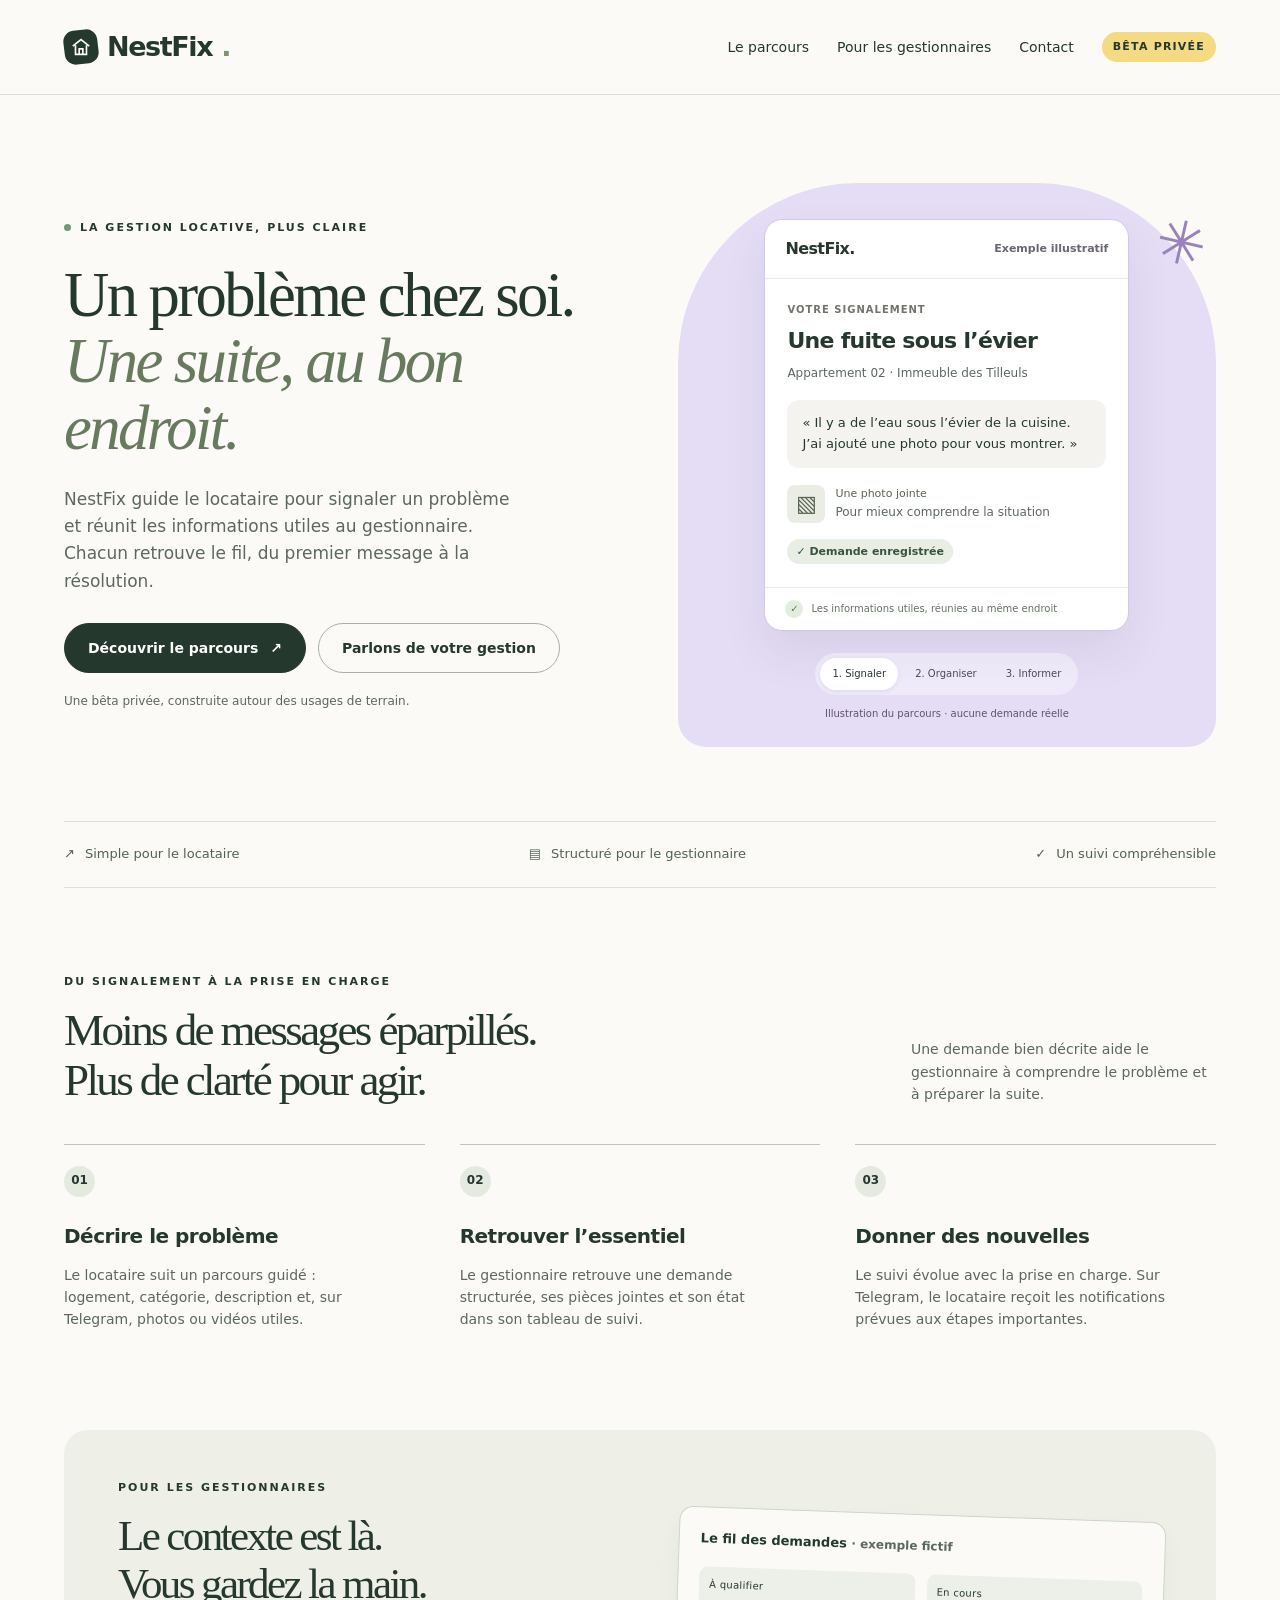
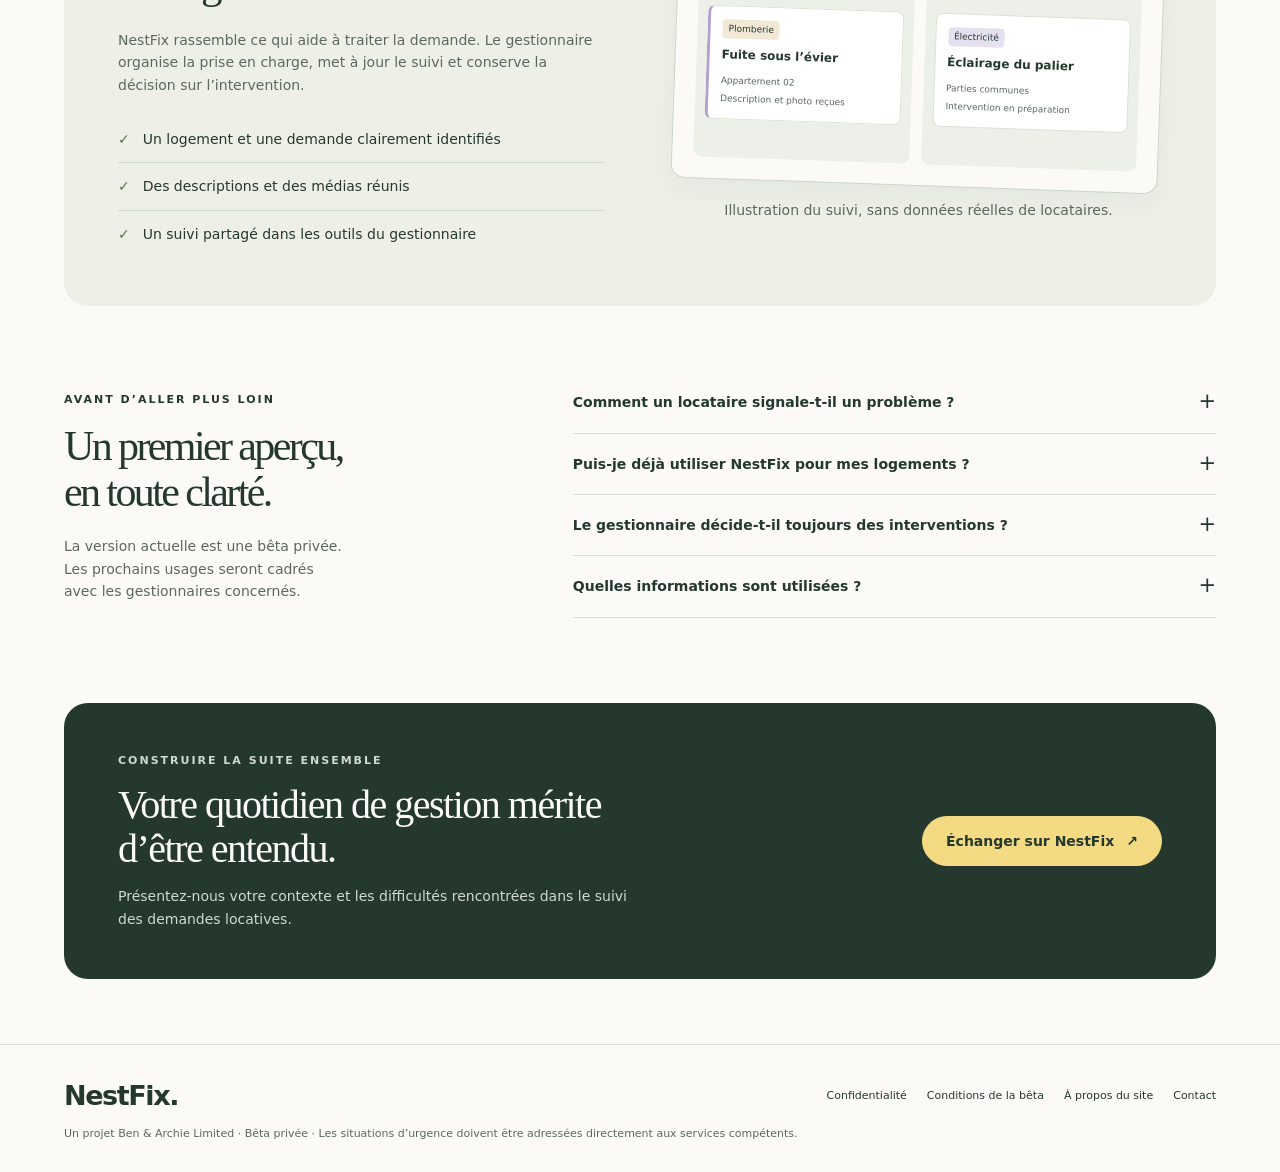
<file: index.html>
<!doctype html>
<html lang="fr"><head><meta charset="utf-8"><meta name="viewport" content="width=device-width, initial-scale=1"><meta name="description" content="NestFix guide les locataires pour signaler un problème et aide les gestionnaires à en suivre la résolution. Découvrez la bêta privée."><title>NestFix — Du premier signalement à la résolution</title><link rel="stylesheet" href="style.css"><link rel="icon" href="data:image/svg+xml,%3Csvg xmlns=%27http://www.w3.org/2000/svg%27 viewBox=%270 0 32 32%27%3E%3Crect width=%2732%27 height=%2732%27 rx=%278%27 fill=%27%2324382e%27/%3E%3Cpath d=%27m6 15 10-8 10 8M10 13v13h12V13M14 26v-8h4v8%27 stroke=%27%23fbfaf7%27 fill=%27none%27 stroke-width=%272%27/%3E%3C/svg%3E"></head>
<body><a class="skip" href="#contenu">Aller au contenu</a><header class="top"><nav class="wrap" aria-label="Navigation principale"><a class="brand" href="index.html" aria-label="NestFix, accueil"><span class="brand-mark" aria-hidden="true"><svg viewBox="0 0 24 24" fill="none" stroke="currentColor" stroke-width="1.8"><path d="m3 11 9-7 9 7M6 10v10h12V10M10 20v-6h4v6"/></svg></span>NestFix<span style="color:#819472">.</span></a><div class="nav-links"><a href="#parcours">Le parcours</a><a href="#gestionnaires">Pour les gestionnaires</a><a href="#contact">Contact</a><span class="beta">Bêta privée</span></div></nav></header>
<main id="contenu"><div class="wrap"><section class="hero" aria-labelledby="titre"><div><div class="eyebrow"><span class="dot"></span>La gestion locative, plus claire</div><h1 id="titre">Un problème chez soi.<br><em>Une suite, au bon endroit.</em></h1><p class="intro">NestFix guide le locataire pour signaler un problème et réunit les informations utiles au gestionnaire. Chacun retrouve le fil, du premier message à la résolution.</p><div class="actions"><a class="button" href="#parcours">Découvrir le parcours <span aria-hidden="true">↗</span></a><a class="button secondary" href="#contact">Parlons de votre gestion</a></div><p class="quiet">Une bêta privée, construite autour des usages de terrain.</p></div><div class="stage"><div class="demo"><div class="demo-top"><span class="mini-brand">NestFix.</span><span class="room">Exemple illustratif</span></div><div class="demo-body" id="demo-panel" role="tabpanel" tabindex="0" aria-labelledby="tab-declaration"><div class="label" id="demo-label">Votre signalement</div><h3 id="demo-title">Une fuite sous l’évier</h3><div class="small" id="demo-place">Appartement 02 · Immeuble des Tilleuls</div><div class="message" id="demo-message">« Il y a de l’eau sous l’évier de la cuisine. J’ai ajouté une photo pour vous montrer. »</div><div class="attachment" id="demo-extra"><span class="photo-icon" aria-hidden="true">▧</span><span>Une photo jointe<br><span class="small">Pour mieux comprendre la situation</span></span></div><span class="status" id="demo-status">✓ Demande enregistrée</span></div><div class="demo-bottom"><span class="check" aria-hidden="true">✓</span>Les informations utiles, réunies au même endroit</div></div><div class="tabs" role="tablist" aria-label="Explorer un exemple fictif"><button id="tab-declaration" type="button" role="tab" aria-selected="true" aria-controls="demo-panel" tabindex="0" data-step="0">1. Signaler</button><button id="tab-suivi" type="button" role="tab" aria-selected="false" aria-controls="demo-panel" tabindex="-1" data-step="1">2. Organiser</button><button id="tab-nouvelles" type="button" role="tab" aria-selected="false" aria-controls="demo-panel" tabindex="-1" data-step="2">3. Informer</button></div><p class="sample">Illustration du parcours · aucune demande réelle</p></div></section>
<div class="promise" aria-label="Les principes NestFix"><span><span aria-hidden="true">↗</span>Simple pour le locataire</span><span><span aria-hidden="true">▤</span>Structuré pour le gestionnaire</span><span><span aria-hidden="true">✓</span>Un suivi compréhensible</span></div>
<section id="parcours" class="section" aria-labelledby="parcours-titre"><div class="section-head"><div><div class="eyebrow">Du signalement à la prise en charge</div><h2 id="parcours-titre">Moins de messages éparpillés.<br>Plus de clarté pour agir.</h2></div><p>Une demande bien décrite aide le gestionnaire à comprendre le problème et à préparer la suite.</p></div><div class="steps"><article class="step"><span class="number">01</span><h3>Décrire le problème</h3><p>Le locataire suit un parcours guidé : logement, catégorie, description et, sur Telegram, photos ou vidéos utiles.</p></article><article class="step"><span class="number">02</span><h3>Retrouver l’essentiel</h3><p>Le gestionnaire retrouve une demande structurée, ses pièces jointes et son état dans son tableau de suivi.</p></article><article class="step"><span class="number">03</span><h3>Donner des nouvelles</h3><p>Le suivi évolue avec la prise en charge. Sur Telegram, le locataire reçoit les notifications prévues aux étapes importantes.</p></article></div></section>
<section id="gestionnaires" class="split" aria-labelledby="gestionnaires-titre"><div><div class="eyebrow">Pour les gestionnaires</div><h2 id="gestionnaires-titre">Le contexte est là.<br>Vous gardez la main.</h2><p>NestFix rassemble ce qui aide à traiter la demande. Le gestionnaire organise la prise en charge, met à jour le suivi et conserve la décision sur l’intervention.</p><ul class="checklist"><li>Un logement et une demande clairement identifiés</li><li>Des descriptions et des médias réunis</li><li>Un suivi partagé dans les outils du gestionnaire</li></ul></div><div><div class="mini-board"><div class="board-title">Le fil des demandes <span class="small">· exemple fictif</span></div><div class="board-col"><div class="lane"><div class="lane-name">À qualifier</div><div class="ticket highlight"><span class="ticket-label">Plomberie</span><strong>Fuite sous l’évier</strong><span class="small">Appartement 02<br>Description et photo reçues</span></div></div><div class="lane"><div class="lane-name">En cours</div><div class="ticket"><span class="ticket-label" style="background:#e5e0f0">Électricité</span><strong>Éclairage du palier</strong><span class="small">Parties communes<br>Intervention en préparation</span></div></div></div></div><p class="board-note">Illustration du suivi, sans données réelles de locataires.</p></div></section>
<section class="section faq" aria-labelledby="questions-titre"><div><div class="eyebrow">Avant d’aller plus loin</div><h2 id="questions-titre">Un premier aperçu,<br>en toute clarté.</h2><p>La version actuelle est une bêta privée. Les prochains usages seront cadrés avec les gestionnaires concernés.</p></div><div><details><summary>Comment un locataire signale-t-il un problème ?</summary><p>Le parcours guidé est accessible sur Telegram. Un formulaire web fait également partie de la bêta. L’accès utilisé et les consignes sont communiqués par le gestionnaire dans le périmètre du test.</p></details><details><summary>Puis-je déjà utiliser NestFix pour mes logements ?</summary><p>La bêta est accessible sur invitation. Contactez-nous pour présenter votre contexte ; le périmètre, les accès et les conditions d’un éventuel pilote seront définis ensemble.</p></details><details><summary>Le gestionnaire décide-t-il toujours des interventions ?</summary><p>Oui. NestFix structure le signalement et aide à suivre son traitement. L’organisation et les décisions d’intervention restent du ressort du gestionnaire.</p></details><details><summary>Quelles informations sont utilisées ?</summary><p>Les informations utiles au signalement : coordonnées du déclarant lorsque renseignées, logement, description, catégorie, urgence déclarée et médias éventuels. Consultez la <a href="confidentialite.html">page de confidentialité</a> pour les informations sur le traitement des données.</p></details></div></section>
<section class="contact" id="contact" aria-labelledby="contact-titre"><div><div class="eyebrow">Construire la suite ensemble</div><h2 id="contact-titre">Votre quotidien de gestion mérite d’être entendu.</h2><p>Présentez-nous votre contexte et les difficultés rencontrées dans le suivi des demandes locatives.</p></div><a class="button" href="mailto:contact@benandarchie.asia?subject=NestFix%20%E2%80%94%20parlons%20de%20ma%20gestion">Échanger sur NestFix <span aria-hidden="true">↗</span></a></section></div></main>
<footer><div class="wrap"><div class="footer-row"><a class="brand" href="index.html">NestFix.</a><div class="footer-links"><a href="confidentialite.html">Confidentialité</a><a href="conditions.html">Conditions de la bêta</a><a href="mentions-legales.html">À propos du site</a><a href="mailto:contact@benandarchie.asia">Contact</a></div></div><p class="footer-note">Un projet Ben &amp; Archie Limited · Bêta privée · Les situations d’urgence doivent être adressées directement aux services compétents.</p></div></footer><script src="site.js"></script></body></html>
</file>
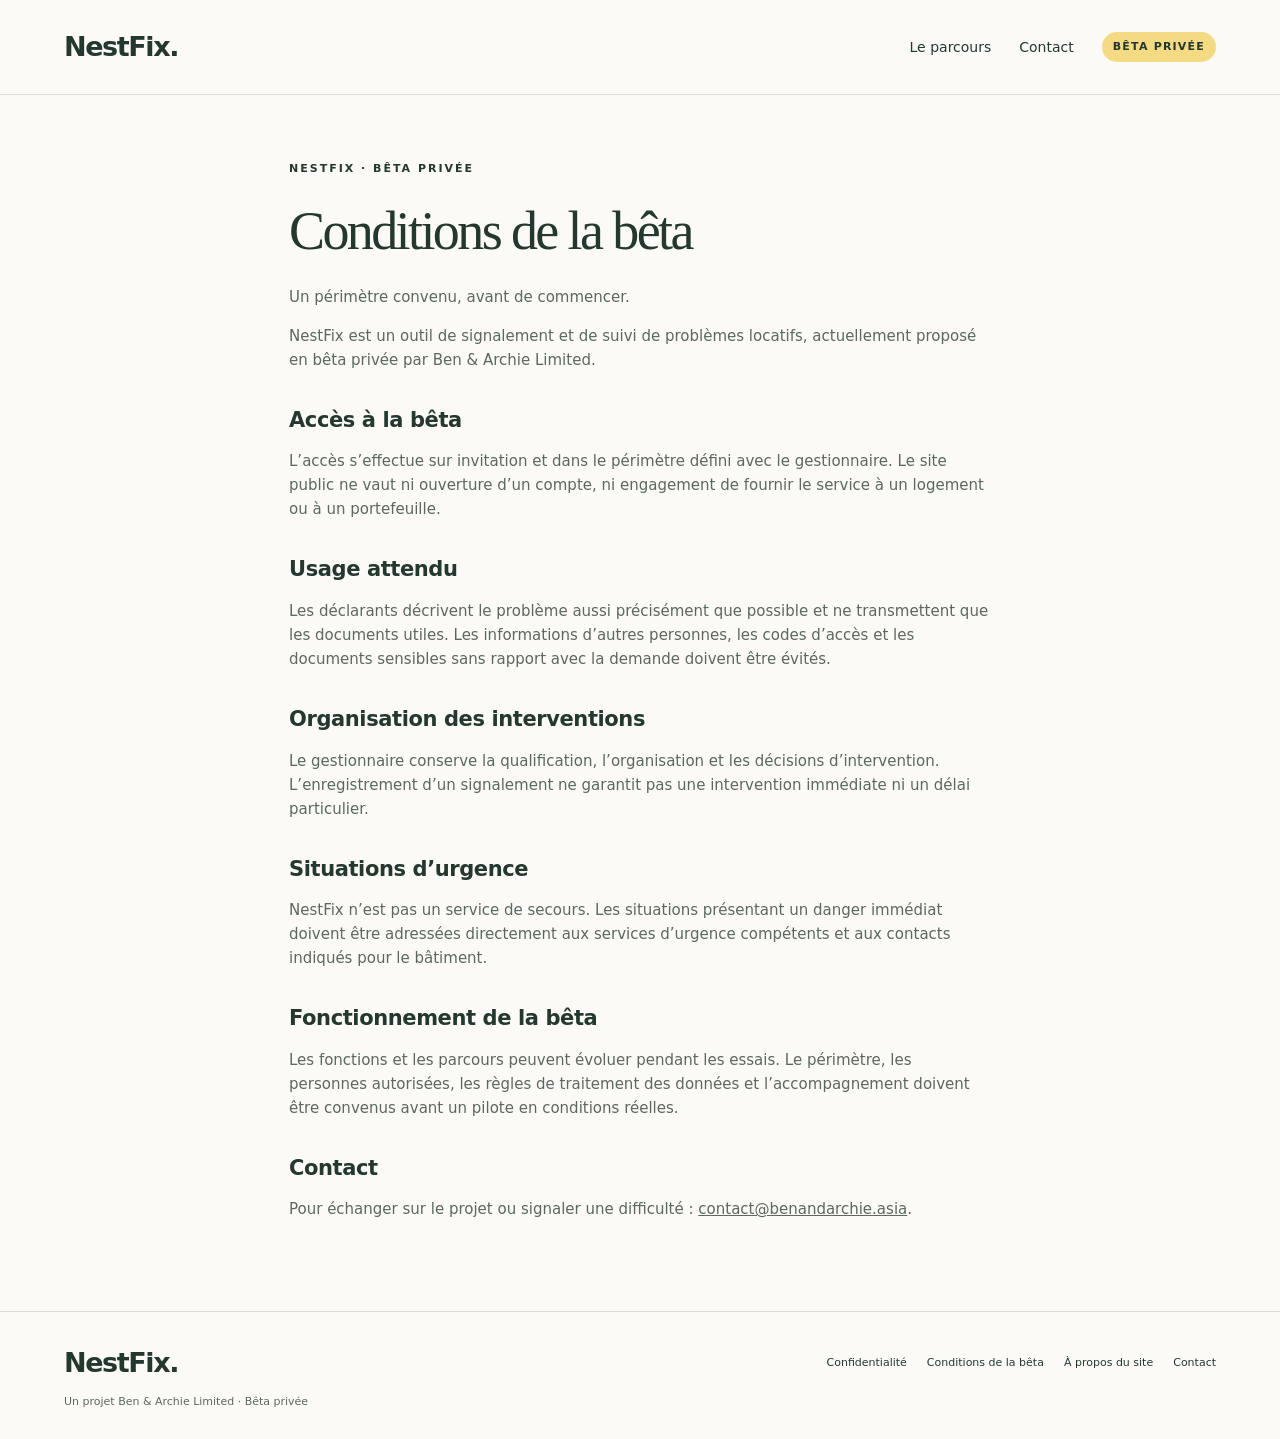
<file: conditions.html>
<!doctype html><html lang="fr"><head><meta charset="utf-8"><meta name="viewport" content="width=device-width, initial-scale=1"><meta name="description" content="Conditions de la bêta — NestFix, bêta privée de suivi des demandes locatives."><title>Conditions de la bêta — NestFix</title><link rel="stylesheet" href="style.css"><link rel="icon" href="data:image/svg+xml,%3Csvg xmlns=%27http://www.w3.org/2000/svg%27 viewBox=%270 0 32 32%27%3E%3Crect width=%2732%27 height=%2732%27 rx=%278%27 fill=%27%2324382e%27/%3E%3Cpath d=%27m6 15 10-8 10 8M10 13v13h12V13M14 26v-8h4v8%27 stroke=%27%23fbfaf7%27 fill=%27none%27 stroke-width=%272%27/%3E%3C/svg%3E"></head><body><a class="skip" href="#contenu">Aller au contenu</a><header class="top"><nav class="wrap" aria-label="Navigation principale"><a class="brand" href="index.html">NestFix.</a><div class="nav-links"><a href="index.html#parcours">Le parcours</a><a href="index.html#contact">Contact</a><span class="beta">Bêta privée</span></div></nav></header><main id="contenu" class="wrap legal"><div class="eyebrow">NestFix · Bêta privée</div><h1>Conditions de la bêta</h1><p>Un périmètre convenu, avant de commencer.</p><p>NestFix est un outil de signalement et de suivi de problèmes locatifs, actuellement proposé en bêta privée par Ben &amp; Archie Limited.</p><h2>Accès à la bêta</h2><p>L’accès s’effectue sur invitation et dans le périmètre défini avec le gestionnaire. Le site public ne vaut ni ouverture d’un compte, ni engagement de fournir le service à un logement ou à un portefeuille.</p><h2>Usage attendu</h2><p>Les déclarants décrivent le problème aussi précisément que possible et ne transmettent que les documents utiles. Les informations d’autres personnes, les codes d’accès et les documents sensibles sans rapport avec la demande doivent être évités.</p><h2>Organisation des interventions</h2><p>Le gestionnaire conserve la qualification, l’organisation et les décisions d’intervention. L’enregistrement d’un signalement ne garantit pas une intervention immédiate ni un délai particulier.</p><h2>Situations d’urgence</h2><p>NestFix n’est pas un service de secours. Les situations présentant un danger immédiat doivent être adressées directement aux services d’urgence compétents et aux contacts indiqués pour le bâtiment.</p><h2>Fonctionnement de la bêta</h2><p>Les fonctions et les parcours peuvent évoluer pendant les essais. Le périmètre, les personnes autorisées, les règles de traitement des données et l’accompagnement doivent être convenus avant un pilote en conditions réelles.</p><h2>Contact</h2><p>Pour échanger sur le projet ou signaler une difficulté : <a href="mailto:contact@benandarchie.asia">contact@benandarchie.asia</a>.</p></main><footer><div class="wrap"><div class="footer-row"><a class="brand" href="index.html">NestFix.</a><div class="footer-links"><a href="confidentialite.html">Confidentialité</a><a href="conditions.html">Conditions de la bêta</a><a href="mentions-legales.html">À propos du site</a><a href="mailto:contact@benandarchie.asia">Contact</a></div></div><p class="footer-note">Un projet Ben &amp; Archie Limited · Bêta privée</p></div></footer></body></html>
</file>
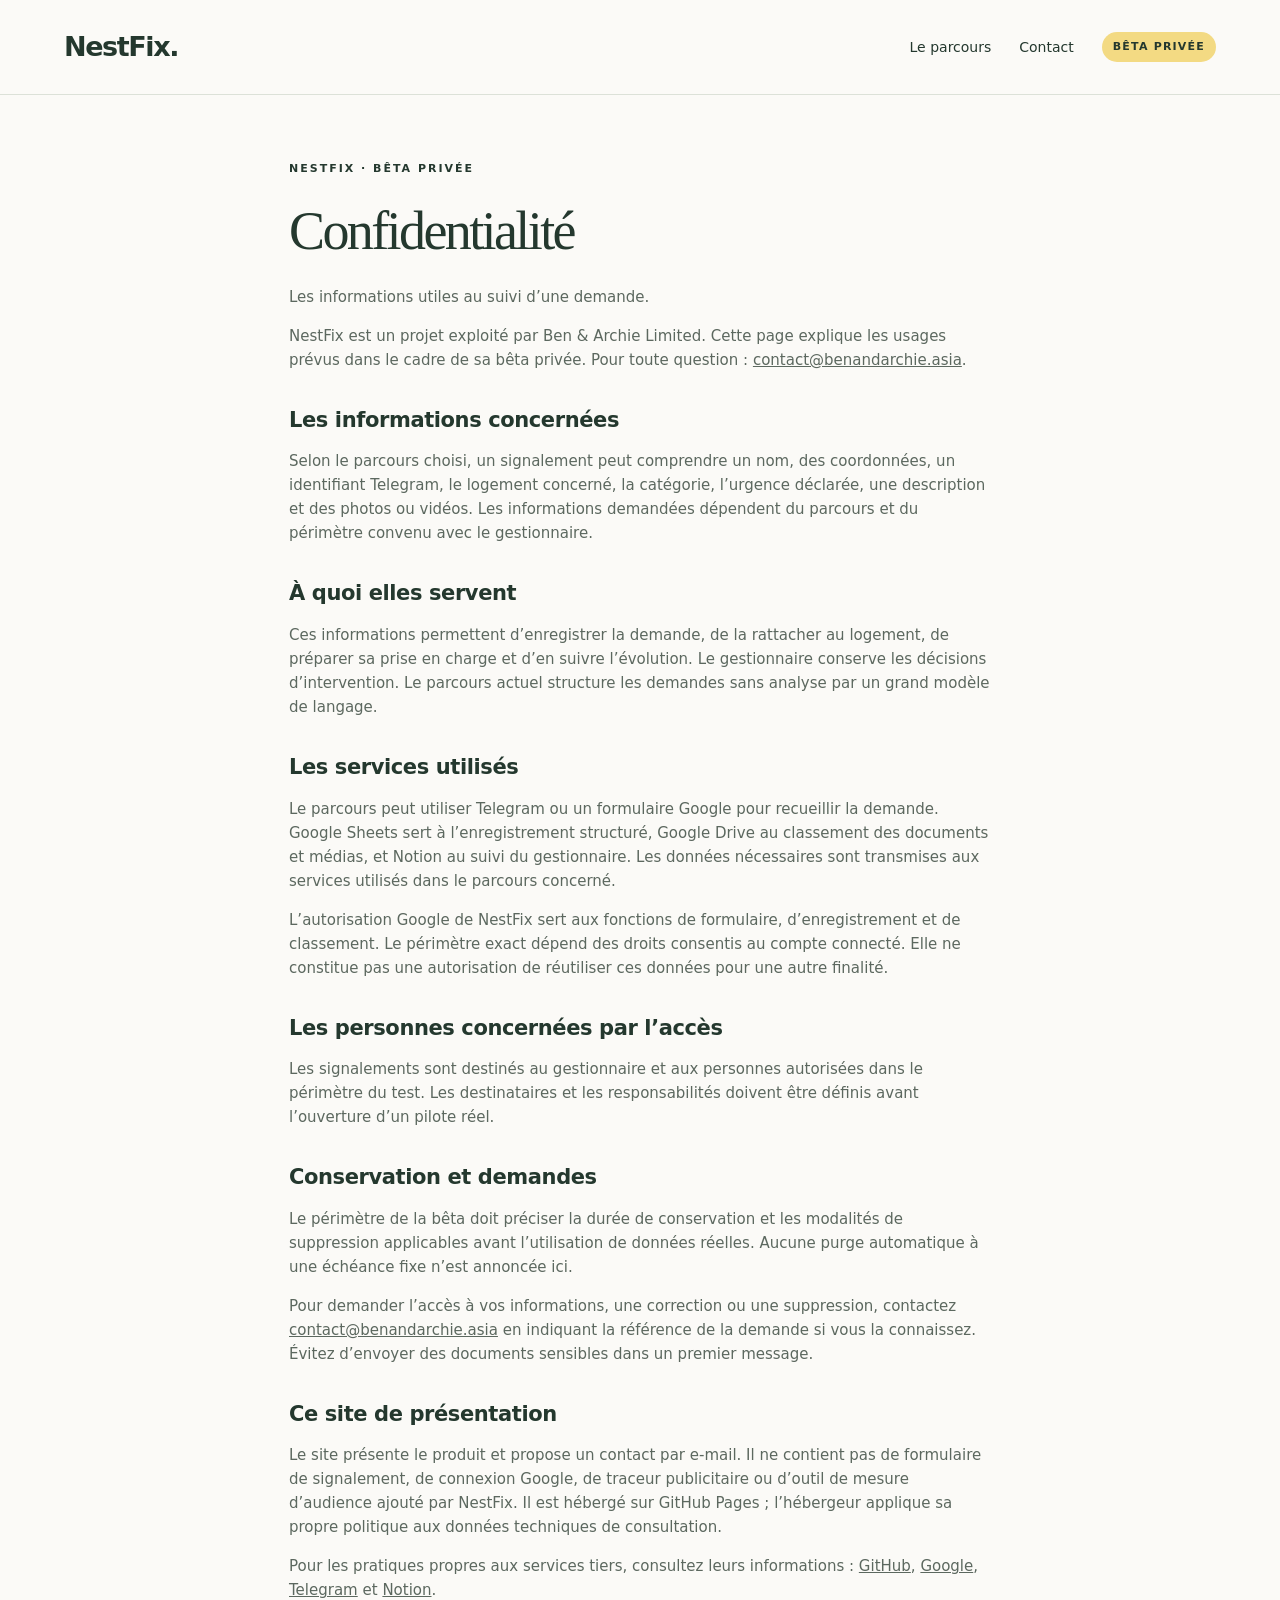
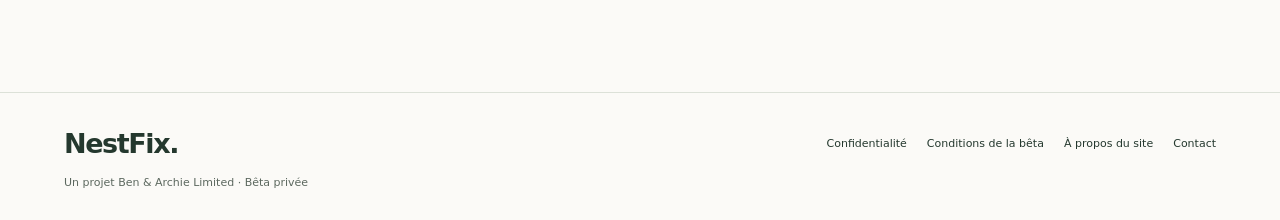
<file: confidentialite.html>
<!doctype html><html lang="fr"><head><meta charset="utf-8"><meta name="viewport" content="width=device-width, initial-scale=1"><meta name="description" content="Confidentialité — NestFix, bêta privée de suivi des demandes locatives."><title>Confidentialité — NestFix</title><link rel="stylesheet" href="style.css"><link rel="icon" href="data:image/svg+xml,%3Csvg xmlns=%27http://www.w3.org/2000/svg%27 viewBox=%270 0 32 32%27%3E%3Crect width=%2732%27 height=%2732%27 rx=%278%27 fill=%27%2324382e%27/%3E%3Cpath d=%27m6 15 10-8 10 8M10 13v13h12V13M14 26v-8h4v8%27 stroke=%27%23fbfaf7%27 fill=%27none%27 stroke-width=%272%27/%3E%3C/svg%3E"></head><body><a class="skip" href="#contenu">Aller au contenu</a><header class="top"><nav class="wrap" aria-label="Navigation principale"><a class="brand" href="index.html">NestFix.</a><div class="nav-links"><a href="index.html#parcours">Le parcours</a><a href="index.html#contact">Contact</a><span class="beta">Bêta privée</span></div></nav></header><main id="contenu" class="wrap legal"><div class="eyebrow">NestFix · Bêta privée</div><h1>Confidentialité</h1><p>Les informations utiles au suivi d’une demande.</p><p>NestFix est un projet exploité par Ben &amp; Archie Limited. Cette page explique les usages prévus dans le cadre de sa bêta privée. Pour toute question : <a href="mailto:contact@benandarchie.asia">contact@benandarchie.asia</a>.</p><h2>Les informations concernées</h2><p>Selon le parcours choisi, un signalement peut comprendre un nom, des coordonnées, un identifiant Telegram, le logement concerné, la catégorie, l’urgence déclarée, une description et des photos ou vidéos. Les informations demandées dépendent du parcours et du périmètre convenu avec le gestionnaire.</p><h2>À quoi elles servent</h2><p>Ces informations permettent d’enregistrer la demande, de la rattacher au logement, de préparer sa prise en charge et d’en suivre l’évolution. Le gestionnaire conserve les décisions d’intervention. Le parcours actuel structure les demandes sans analyse par un grand modèle de langage.</p><h2>Les services utilisés</h2><p>Le parcours peut utiliser Telegram ou un formulaire Google pour recueillir la demande. Google Sheets sert à l’enregistrement structuré, Google Drive au classement des documents et médias, et Notion au suivi du gestionnaire. Les données nécessaires sont transmises aux services utilisés dans le parcours concerné.</p><p>L’autorisation Google de NestFix sert aux fonctions de formulaire, d’enregistrement et de classement. Le périmètre exact dépend des droits consentis au compte connecté. Elle ne constitue pas une autorisation de réutiliser ces données pour une autre finalité.</p><h2>Les personnes concernées par l’accès</h2><p>Les signalements sont destinés au gestionnaire et aux personnes autorisées dans le périmètre du test. Les destinataires et les responsabilités doivent être définis avant l’ouverture d’un pilote réel.</p><h2>Conservation et demandes</h2><p>Le périmètre de la bêta doit préciser la durée de conservation et les modalités de suppression applicables avant l’utilisation de données réelles. Aucune purge automatique à une échéance fixe n’est annoncée ici.</p><p>Pour demander l’accès à vos informations, une correction ou une suppression, contactez <a href="mailto:contact@benandarchie.asia">contact@benandarchie.asia</a> en indiquant la référence de la demande si vous la connaissez. Évitez d’envoyer des documents sensibles dans un premier message.</p><h2>Ce site de présentation</h2><p>Le site présente le produit et propose un contact par e-mail. Il ne contient pas de formulaire de signalement, de connexion Google, de traceur publicitaire ou d’outil de mesure d’audience ajouté par NestFix. Il est hébergé sur GitHub Pages ; l’hébergeur applique sa propre politique aux données techniques de consultation.</p><p>Pour les pratiques propres aux services tiers, consultez leurs informations : <a href="https://docs.github.com/en/site-policy/privacy-policies/github-general-privacy-statement">GitHub</a>, <a href="https://policies.google.com/privacy?hl=fr">Google</a>, <a href="https://telegram.org/privacy">Telegram</a> et <a href="https://www.notion.com/privacy">Notion</a>.</p></main><footer><div class="wrap"><div class="footer-row"><a class="brand" href="index.html">NestFix.</a><div class="footer-links"><a href="confidentialite.html">Confidentialité</a><a href="conditions.html">Conditions de la bêta</a><a href="mentions-legales.html">À propos du site</a><a href="mailto:contact@benandarchie.asia">Contact</a></div></div><p class="footer-note">Un projet Ben &amp; Archie Limited · Bêta privée</p></div></footer></body></html>
</file>
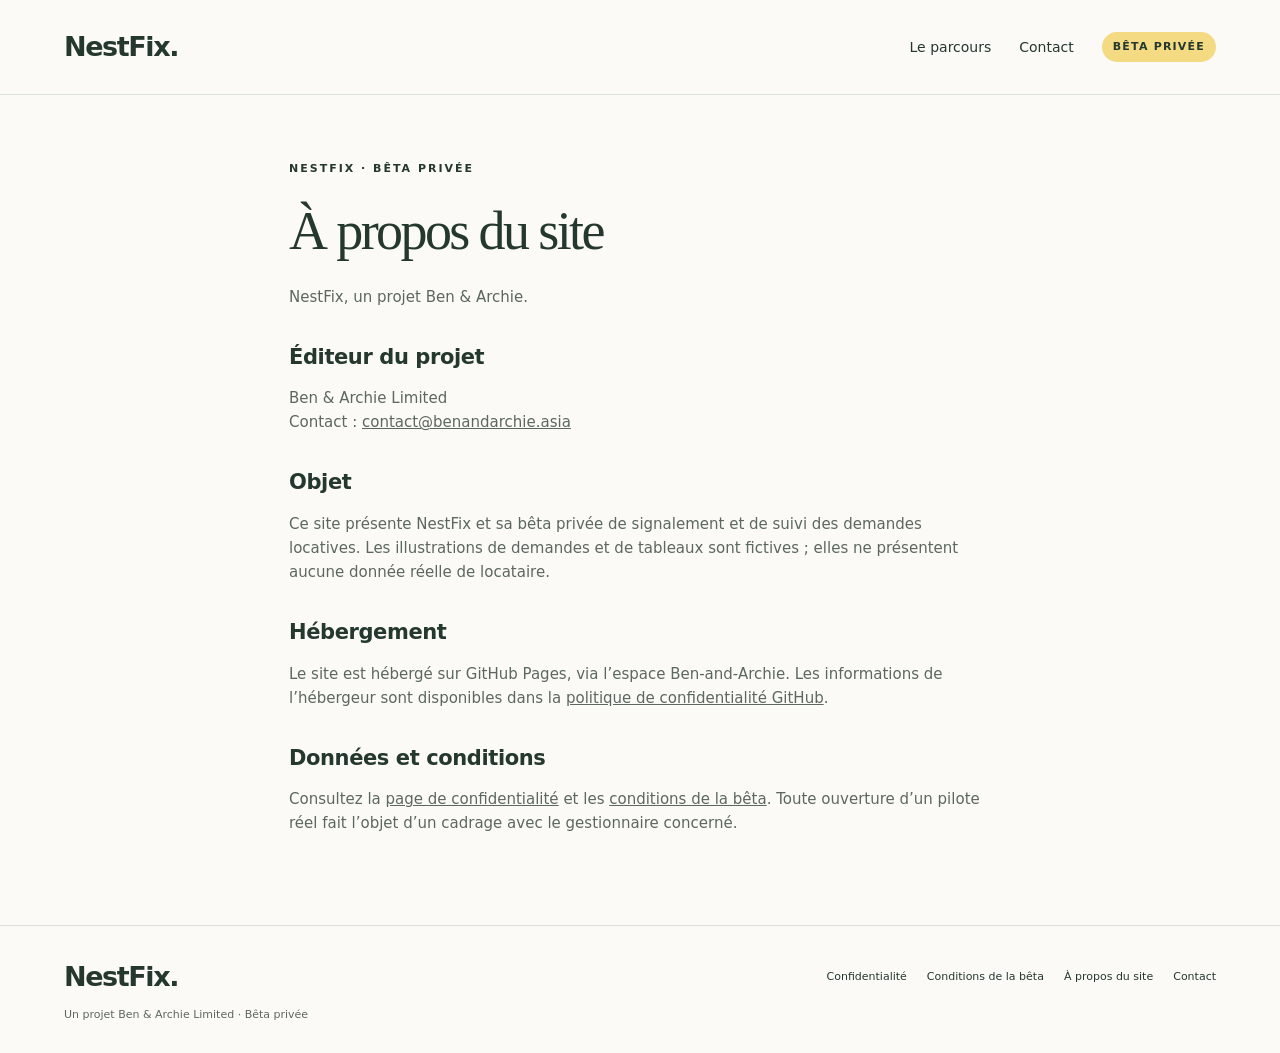
<file: mentions-legales.html>
<!doctype html><html lang="fr"><head><meta charset="utf-8"><meta name="viewport" content="width=device-width, initial-scale=1"><meta name="description" content="À propos du site — NestFix, bêta privée de suivi des demandes locatives."><title>À propos du site — NestFix</title><link rel="stylesheet" href="style.css"><link rel="icon" href="data:image/svg+xml,%3Csvg xmlns=%27http://www.w3.org/2000/svg%27 viewBox=%270 0 32 32%27%3E%3Crect width=%2732%27 height=%2732%27 rx=%278%27 fill=%27%2324382e%27/%3E%3Cpath d=%27m6 15 10-8 10 8M10 13v13h12V13M14 26v-8h4v8%27 stroke=%27%23fbfaf7%27 fill=%27none%27 stroke-width=%272%27/%3E%3C/svg%3E"></head><body><a class="skip" href="#contenu">Aller au contenu</a><header class="top"><nav class="wrap" aria-label="Navigation principale"><a class="brand" href="index.html">NestFix.</a><div class="nav-links"><a href="index.html#parcours">Le parcours</a><a href="index.html#contact">Contact</a><span class="beta">Bêta privée</span></div></nav></header><main id="contenu" class="wrap legal"><div class="eyebrow">NestFix · Bêta privée</div><h1>À propos du site</h1><p>NestFix, un projet Ben &amp; Archie.</p><h2>Éditeur du projet</h2><p>Ben &amp; Archie Limited<br>Contact : <a href="mailto:contact@benandarchie.asia">contact@benandarchie.asia</a></p><h2>Objet</h2><p>Ce site présente NestFix et sa bêta privée de signalement et de suivi des demandes locatives. Les illustrations de demandes et de tableaux sont fictives ; elles ne présentent aucune donnée réelle de locataire.</p><h2>Hébergement</h2><p>Le site est hébergé sur GitHub Pages, via l’espace Ben-and-Archie. Les informations de l’hébergeur sont disponibles dans la <a href="https://docs.github.com/en/site-policy/privacy-policies/github-general-privacy-statement">politique de confidentialité GitHub</a>.</p><h2>Données et conditions</h2><p>Consultez la <a href="confidentialite.html">page de confidentialité</a> et les <a href="conditions.html">conditions de la bêta</a>. Toute ouverture d’un pilote réel fait l’objet d’un cadrage avec le gestionnaire concerné.</p></main><footer><div class="wrap"><div class="footer-row"><a class="brand" href="index.html">NestFix.</a><div class="footer-links"><a href="confidentialite.html">Confidentialité</a><a href="conditions.html">Conditions de la bêta</a><a href="mentions-legales.html">À propos du site</a><a href="mailto:contact@benandarchie.asia">Contact</a></div></div><p class="footer-note">Un projet Ben &amp; Archie Limited · Bêta privée</p></div></footer></body></html>
</file>
<file: style.css>
:root{--paper:#fbfaf7;--ink:#24382e;--muted:#5c685f;--line:#dce1d8;--soft:#eef0e8;--lilac:#e4ddf5;--yellow:#f3da83;--white:#fff;--radius:24px}*{box-sizing:border-box}html{scroll-behavior:smooth;scroll-padding-top:95px}body{margin:0;background:var(--paper);color:var(--ink);font:16px/1.6 system-ui,-apple-system,BlinkMacSystemFont,"Segoe UI",sans-serif}a{color:inherit}button{font:inherit}a:focus-visible,button:focus-visible,summary:focus-visible{outline:3px solid #7656a6;outline-offset:5px}.wrap{max-width:1240px;margin:auto;padding:0 44px}.skip{position:absolute;top:-100px;left:20px;background:var(--ink);color:white;padding:10px;z-index:20}.skip:focus{top:10px}.top{border-bottom:1px solid var(--line);background:var(--paper)}nav{height:94px;display:flex;align-items:center;justify-content:space-between;gap:24px}.brand{display:inline-flex;align-items:center;gap:9px;font-size:27px;font-weight:760;letter-spacing:-1.4px;text-decoration:none}.brand-mark{display:grid;place-items:center;width:34px;height:34px;background:var(--ink);color:var(--paper);border-radius:11px;transform:rotate(-7deg)}.brand-mark svg{width:22px;height:22px;transform:rotate(7deg)}.nav-links{display:flex;align-items:center;gap:28px;font-size:14px}.nav-links>a{text-decoration:none}.beta{font-size:11px;letter-spacing:1.2px;text-transform:uppercase;background:var(--yellow);border-radius:30px;padding:6px 11px;font-weight:700;white-space:nowrap}.button{display:inline-flex;align-items:center;justify-content:center;gap:12px;background:var(--ink);color:white;border:1px solid var(--ink);border-radius:99px;padding:13px 23px;text-decoration:none;font-size:14px;font-weight:600;cursor:pointer;transition:transform .2s,background .2s}.button:hover{transform:translateY(-2px);background:#344e3e}.button.secondary{background:transparent;color:var(--ink);border-color:#a7b1a5}.hero{padding:88px 0 74px;display:grid;grid-template-columns:1.04fr 1fr;gap:54px;align-items:center}.eyebrow{font-size:11px;letter-spacing:2px;font-weight:700;text-transform:uppercase;display:flex;align-items:center;gap:9px}.dot{height:7px;width:7px;background:#739677;border-radius:50%}h1,h2,h3,p{margin-top:0}h1,h2{font-family:Georgia,"Times New Roman",serif;font-weight:400;letter-spacing:-2.6px}h1{font-size:clamp(49px,4.9vw,70px);line-height:1.06;margin:25px 0}.hero h1 em{font-style:italic;color:#687a5e}.intro{font-size:17px;color:var(--muted);max-width:460px;margin-bottom:28px}.actions{display:flex;gap:12px;align-items:center;flex-wrap:wrap}.quiet{font-size:12px;color:var(--muted);margin:19px 0 0}.stage{position:relative;min-height:482px;background:var(--lilac);border-radius:180px 180px 28px 28px;padding:36px 34px 25px;display:flex;flex-direction:column;align-items:center;justify-content:center}.stage:before{content:"✳";font-size:60px;position:absolute;top:30px;right:10px;line-height:1;color:#9a82bb;transform:rotate(13deg)}.demo{position:relative;background:var(--white);width:100%;max-width:365px;border:1px solid #d2c7e4;border-radius:18px;box-shadow:0 22px 45px #46345214;overflow:hidden}.demo-top{display:flex;justify-content:space-between;align-items:center;padding:16px 20px;border-bottom:1px solid #ece9ef;font-size:12px;font-weight:650}.mini-brand{font-size:16px;font-weight:750;letter-spacing:-.6px}.demo-body{padding:23px 22px;min-height:258px}.demo-body h3{font-size:22px;letter-spacing:-.7px;line-height:1.2;margin:10px 0}.small{font-size:12px;color:var(--muted)}.room{color:#6b6571;font-size:11px}.status{display:inline-flex;font-size:11px;font-weight:650;background:#e8eee3;padding:4px 9px;border-radius:20px;color:#34563e}.label{font-size:10px;letter-spacing:1px;text-transform:uppercase;color:#71746c;font-weight:650}.message{background:#f4f3ef;padding:13px 15px;border-radius:12px;font-size:13px;line-height:1.6;margin:17px 0}.attachment{display:flex;gap:10px;align-items:center;font-size:11px;margin:14px 0;color:#596454}.photo-icon{background:#e9ede3;border-radius:8px;display:grid;place-items:center;width:38px;height:38px;font-size:22px}.demo-bottom{border-top:1px solid #ece9ef;display:flex;align-items:center;gap:8px;padding:12px 20px;color:#627360;font-size:10px}.check{width:18px;height:18px;border-radius:50%;background:#e3eddb;display:grid;place-items:center}.tabs{display:flex;gap:5px;margin-top:22px;background:#ffffff60;border-radius:30px;padding:5px;position:relative;z-index:1}.tabs button{border:0;background:transparent;color:#4e465a;font-size:10px;padding:8px 12px;border-radius:30px;cursor:pointer;white-space:nowrap}.tabs button[aria-selected=true]{background:#fff;color:var(--ink);box-shadow:0 2px 5px #221b3310}.sample{font-size:10px;color:#61516f;margin:11px 0 0}.caption{font-family:Georgia,serif;font-style:italic;font-size:21px;position:absolute;left:20px;bottom:-13px;pointer-events:none;background:var(--yellow);padding:10px 18px;transform:rotate(-5deg);border-radius:4px}.promise{border-top:1px solid var(--line);border-bottom:1px solid var(--line);display:flex;justify-content:space-between;gap:22px;padding:22px 0;color:#53624f;font-size:13px}.promise span{display:flex;gap:10px;align-items:center}.section{padding:85px 0}.section-head{display:flex;justify-content:space-between;align-items:flex-end;gap:60px;margin-bottom:38px}.section-head h2{font-size:45px;line-height:1.12;margin:14px 0 0;max-width:620px}.section-head p{max-width:305px;font-size:14px;color:var(--muted);margin:0}.steps{display:grid;grid-template-columns:repeat(3,1fr);gap:35px}.step{border-top:1px solid #bdc7b7;padding-top:21px}.number{display:inline-grid;place-items:center;width:31px;height:31px;background:#e5eadf;border-radius:50%;font-size:12px;font-weight:700;margin-bottom:23px}.step h3{font-size:20px;letter-spacing:-.5px;margin-bottom:12px}.step p{font-size:14px;color:var(--muted);max-width:315px}.split{display:grid;grid-template-columns:1fr 1fr;gap:70px;align-items:center;background:var(--soft);padding:49px 54px;border-radius:var(--radius)}.split h2{font-size:43px;line-height:1.1;margin:16px 0 22px}.split p{color:var(--muted);font-size:14px}.checklist{list-style:none;padding:0;margin:20px 0 0}.checklist li{padding:12px 0;border-bottom:1px solid #d3dbce;font-size:14px;display:flex;gap:13px}.checklist li:last-child{border:0}.checklist li:before{content:"✓";color:#527848}.mini-board{background:var(--paper);border:1px solid #cdd6c8;border-radius:14px;padding:21px;transform:rotate(2deg);box-shadow:0 12px 24px #2034280a}.board-title{font-size:13px;font-weight:650;margin-bottom:17px}.board-col{display:grid;grid-template-columns:1fr 1fr;gap:12px}.lane{background:#edf0e9;border-radius:8px;padding:10px;min-height:190px}.lane-name{font-size:10px;letter-spacing:.3px;margin:0 0 12px}.ticket{background:white;border-radius:7px;padding:12px;margin-bottom:10px;border:1px solid #dce2d6;font-size:12px;line-height:1.5}.ticket strong{display:block;margin:7px 0;font-weight:600}.ticket .small{font-size:9px}.ticket.highlight{border-left:3px solid #b3a0d1}.ticket-label{font-size:9px;padding:3px 6px;border-radius:4px;background:#f1e9d6;display:inline-block}.board-note{font-size:10px;text-align:center;margin:13px 0 0;color:var(--muted)}.faq{display:grid;grid-template-columns:.8fr 1.2fr;gap:80px}.faq h2{font-size:42px;line-height:1.1;margin:14px 0 20px}.faq>div>p{color:var(--muted);font-size:14px;max-width:280px}details{border-bottom:1px solid var(--line);padding:19px 0}details:first-child{padding-top:0}summary{font-weight:600;cursor:pointer;list-style:none;display:flex;gap:15px;justify-content:space-between;font-size:14px}summary:after{content:"+";font-weight:400;font-size:21px;line-height:1}details[open] summary:after{content:"−"}details p{color:var(--muted);font-size:14px;margin:14px 20px 0 0}.contact{margin-bottom:65px;background:var(--ink);border-radius:var(--radius);padding:49px 54px;color:var(--paper);display:flex;justify-content:space-between;align-items:center;gap:36px}.contact h2{font-size:40px;line-height:1.1;letter-spacing:-1.5px;max-width:570px;margin:14px 0}.contact p{font-size:14px;color:#d0dace;max-width:530px;margin:0}.contact .button{background:var(--yellow);color:var(--ink);border-color:var(--yellow);flex-shrink:0}.contact .eyebrow{color:#d1dacb}footer{border-top:1px solid var(--line);padding:29px 0}.footer-row{display:flex;gap:24px;align-items:center;justify-content:space-between}.footer-links{display:flex;flex-wrap:wrap;gap:20px;font-size:11px}.footer-links a{text-decoration:none}.footer-note{color:var(--muted);font-size:11px;margin:8px 0 0}.legal{max-width:790px;padding-top:65px;padding-bottom:75px}.legal h1{font-size:54px}.legal h2{font-family:inherit;letter-spacing:-.4px;font-size:21px;margin:32px 0 12px;font-weight:650}.legal p,.legal li{font-size:15px;color:var(--muted)}.legal .note{background:var(--yellow);border-radius:12px;padding:16px 20px;font-size:13px;color:var(--ink)}[hidden]{display:none!important}@media(max-width:1000px){.hero{gap:30px;padding-top:60px}h1{font-size:53px}.stage{padding:30px 20px}.caption{left:-5px;font-size:17px}.split{gap:32px;padding:38px}.nav-links{gap:16px}.section-head h2{font-size:38px}}@media(max-width:720px){.wrap{padding:0 22px}nav{height:76px;gap:12px}.brand{font-size:23px}.brand-mark{width:29px;height:29px}.nav-links>a{display:none}.nav-links{gap:0}.hero{grid-template-columns:1fr;padding:44px 0 35px;gap:34px}h1{font-size:52px;letter-spacing:-2.4px;max-width:500px;margin-top:21px}.intro{font-size:16px}.stage{min-height:455px;max-width:520px;width:100%;margin:auto;padding:30px 28px}.stage:before{right:9px;font-size:49px}.caption{left:6px;bottom:-13px}.promise{flex-direction:column;gap:12px;padding:20px 0}.section{padding:55px 0}.section-head{display:block;margin-bottom:30px}.section-head h2{font-size:37px;margin-bottom:20px}.section-head p{max-width:100%}.steps{grid-template-columns:1fr;gap:20px}.number{margin-bottom:13px}.step p{max-width:100%;margin-bottom:0}.split{grid-template-columns:1fr;padding:29px 23px;gap:28px}.split h2{font-size:35px}.mini-board{transform:rotate(1deg)}.faq{grid-template-columns:1fr;gap:15px}.faq h2{font-size:36px}.faq>div>p{max-width:100%}.contact{padding:30px 25px;display:block;margin-bottom:40px}.contact h2{font-size:35px}.contact .button{margin-top:24px}.footer-row{align-items:flex-start;flex-direction:column;gap:20px}.footer-links{gap:13px 18px}.legal{padding-top:40px}.legal h1{font-size:40px;letter-spacing:-1.7px}.tabs button{padding:8px 10px}.hero .button{padding:12px 18px}.small-link{font-size:13px}}@media(prefers-reduced-motion:reduce){html{scroll-behavior:auto}*{transition:none!important}}
</file>
